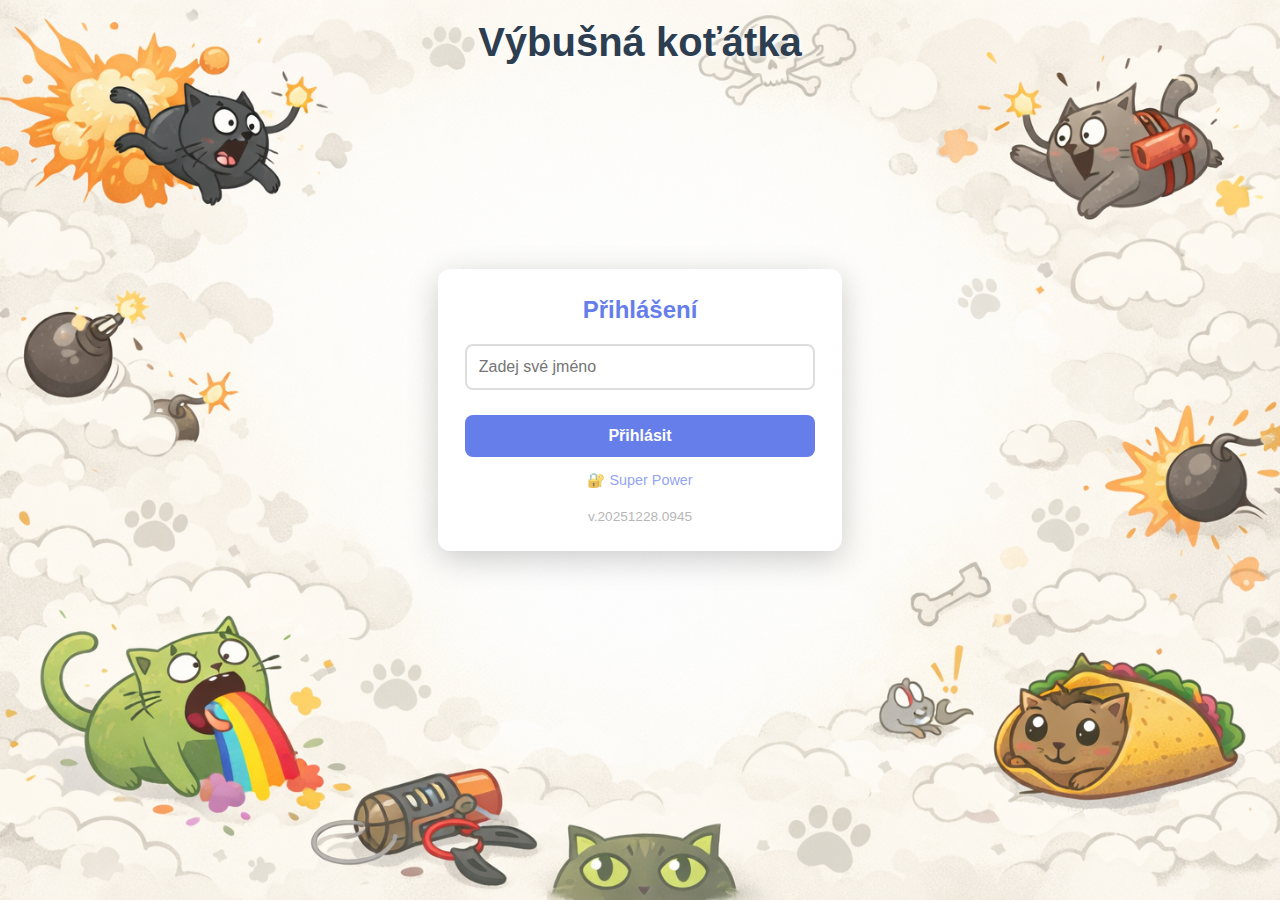
<file: static/index.html>
<!DOCTYPE html>
<html lang="cs">
<head>
    <meta charset="UTF-8">
    <meta name="viewport" content="width=device-width, initial-scale=1.0, maximum-scale=1.0, user-scalable=no, viewport-fit=cover">
    <meta name="apple-mobile-web-app-capable" content="yes">
    <meta name="apple-mobile-web-app-status-bar-style" content="black-translucent">
    <meta name="theme-color" content="#667eea">
    <title>Výbušná koťátka</title>
    <link rel="icon" type="image/x-icon" href="/static/images/favicon.ico">
    <link rel="stylesheet" href="/static/style.css">
</head>
<body>
    <div class="container">
        <header>
            <h1 id="main-title" style="cursor: pointer;" title="Klikni pro obnovení stránky">Výbušná koťátka</h1>
        </header>

        <!-- Login Screen -->
        <div id="login-screen" class="screen">
            <div class="box login-box">
                <h2>Přihlášení</h2>
                <input type="text" id="player-name" placeholder="Zadej své jméno" maxlength="20">
                <button id="join-btn" class="btn-primary">Přihlásit</button>
                <div id="login-error" class="error-message"></div>
                <div style="text-align: center; margin-top: 15px; font-size: 0.9em;">
                    <a href="/super_power" style="color: #667eea; text-decoration: none; opacity: 0.7;">🔐 Super Power</a>
                </div>
                <div id="version-info" class="version-info"></div>
            </div>
        </div>

        <!-- Lobby Screen -->
        <div id="lobby-screen" class="screen hidden">
            <div class="box lobby-box">
                <h2>Lobby</h2>
                <div id="players-list" class="players-list"></div>
                <button id="ready-btn" class="btn-primary">Připraven</button>
                <button id="leave-btn" class="btn-secondary">Odejít</button>
                <div id="lobby-status" class="status-message"></div>
            </div>
        </div>

        <!-- Game Screen -->
        <div id="game-screen" class="screen hidden">
            <div class="game-container">
                <!-- Deck Info and Players Row -->
                <div class="deck-players-row">
                    <!-- Deck Info -->
                    <div class="box deck-info-box">
                        <h3>Balíček</h3>
                        <div id="deck-size" class="deck-size">-</div>
                    </div>
                    
                    <!-- Players -->
                    <div id="players-container" class="players-container"></div>
                </div>

                <!-- Actions -->
                <div class="box actions-box">
                    <button id="draw-card-btn" class="btn-primary">Líznout kartu</button>
                    <button id="restart-game-btn" class="btn-primary hidden">Začít novou hru</button>
                </div>

                <!-- Messages (Chat) - uprostřed -->
                <div class="box messages-box">
                    <h3>Chat</h3>
                    <div id="game-messages" class="messages"></div>
                </div>

                <!-- My Hand (Karty) - dole -->
                <div class="box hand-box">
                    <h3>Tvoje karty</h3>
                    <div id="my-hand" class="hand"></div>
                </div>
            </div>
        </div>
    </div>

    <!-- See Future Modal -->
    <div id="see-future-modal" class="modal">
        <div class="modal-content">
            <h3>Pohledni do budoucnosti - Top 3 karty</h3>
            <div id="modal-cards" class="modal-cards"></div>
            <button id="close-modal-btn" class="btn-primary">Zavřít</button>
        </div>
    </div>

    <!-- Favor Target Selection Modal -->
    <div id="favor-modal" class="modal">
        <div class="modal-content">
            <h3>Vyber cílového hráče pro Tohle si vezmu</h3>
            <div id="favor-players-list" class="favor-players-list"></div>
            <button id="cancel-favor-btn" class="btn-secondary">Zrušit</button>
        </div>
    </div>

    <!-- Explosion Effect Overlay -->
    <div id="explosion-overlay" class="explosion-overlay"></div>

    <script src="/static/app.js"></script>
</body>
</html>
</file>
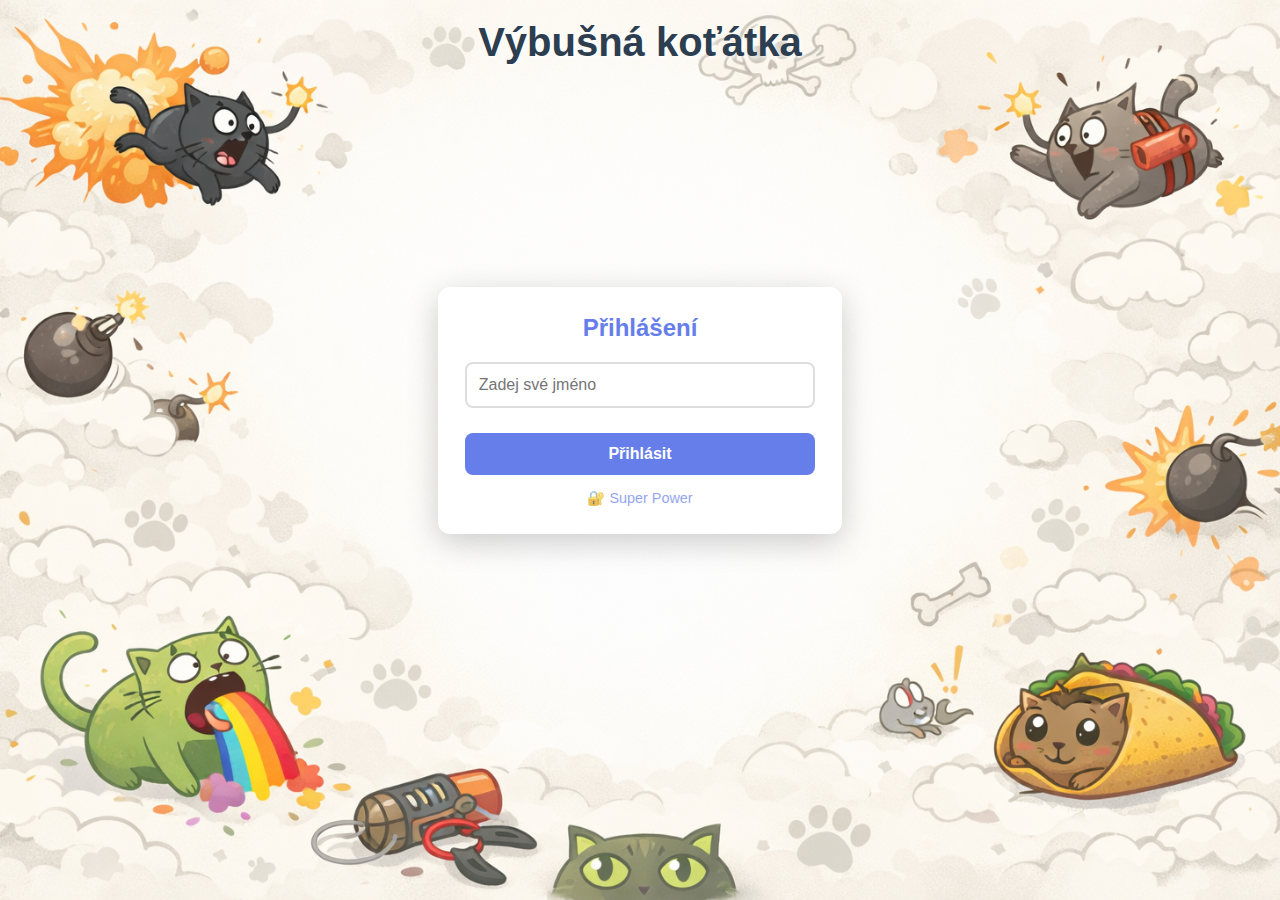
<file: _backup/static/index.html>
<!DOCTYPE html>
<html lang="cs">
<head>
    <meta charset="UTF-8">
    <meta name="viewport" content="width=device-width, initial-scale=1.0, maximum-scale=1.0, user-scalable=no, viewport-fit=cover">
    <meta name="apple-mobile-web-app-capable" content="yes">
    <meta name="apple-mobile-web-app-status-bar-style" content="black-translucent">
    <meta name="theme-color" content="#667eea">
    <title>Výbušná koťátka</title>
    <link rel="stylesheet" href="/static/style.css">
</head>
<body>
    <div class="container">
        <header>
            <h1 id="main-title" style="cursor: pointer;" title="Klikni pro obnovení stránky">Výbušná koťátka</h1>
        </header>

        <!-- Login Screen -->
        <div id="login-screen" class="screen">
            <div class="box login-box">
                <h2>Přihlášení</h2>
                <input type="text" id="player-name" placeholder="Zadej své jméno" maxlength="20">
                <button id="join-btn" class="btn-primary">Přihlásit</button>
                <div id="login-error" class="error-message"></div>
                <div style="text-align: center; margin-top: 15px; font-size: 0.9em;">
                    <a href="/super_power" style="color: #667eea; text-decoration: none; opacity: 0.7;">🔐 Super Power</a>
                </div>
            </div>
        </div>

        <!-- Lobby Screen -->
        <div id="lobby-screen" class="screen hidden">
            <div class="box lobby-box">
                <h2>Lobby</h2>
                <div id="players-list" class="players-list"></div>
                <button id="ready-btn" class="btn-primary">Připraven</button>
                <button id="leave-btn" class="btn-secondary">Odejít</button>
                <div id="lobby-status" class="status-message"></div>
            </div>
        </div>

        <!-- Game Screen -->
        <div id="game-screen" class="screen hidden">
            <div class="game-container">
                <!-- Deck Info and Players Row -->
                <div class="deck-players-row">
                    <!-- Deck Info -->
                    <div class="box deck-info-box">
                        <h3>Balíček</h3>
                        <div id="deck-size" class="deck-size">-</div>
                    </div>
                    
                    <!-- Players -->
                    <div id="players-container" class="players-container"></div>
                </div>

                <!-- Actions -->
                <div class="box actions-box">
                    <button id="draw-card-btn" class="btn-primary">Líznout kartu</button>
                    <button id="restart-game-btn" class="btn-primary hidden">Začít novou hru</button>
                </div>

                <!-- Messages (Chat) - uprostřed -->
                <div class="box messages-box">
                    <h3>Chat</h3>
                    <div id="game-messages" class="messages"></div>
                </div>

                <!-- My Hand (Karty) - dole -->
                <div class="box hand-box">
                    <h3>Tvoje karty</h3>
                    <div id="my-hand" class="hand"></div>
                </div>
            </div>
        </div>
    </div>

    <!-- See Future Modal -->
    <div id="see-future-modal" class="modal">
        <div class="modal-content">
            <h3>Pohledni do budoucnosti - Top 3 karty</h3>
            <div id="modal-cards" class="modal-cards"></div>
            <button id="close-modal-btn" class="btn-primary">Zavřít</button>
        </div>
    </div>

    <!-- Favor Target Selection Modal -->
    <div id="favor-modal" class="modal">
        <div class="modal-content">
            <h3>Vyber cílového hráče pro Tohle si vezmu</h3>
            <div id="favor-players-list" class="favor-players-list"></div>
            <button id="cancel-favor-btn" class="btn-secondary">Zrušit</button>
        </div>
    </div>

    <!-- Explosion Effect Overlay -->
    <div id="explosion-overlay" class="explosion-overlay"></div>

    <script src="/static/app.js"></script>
</body>
</html>
</file>
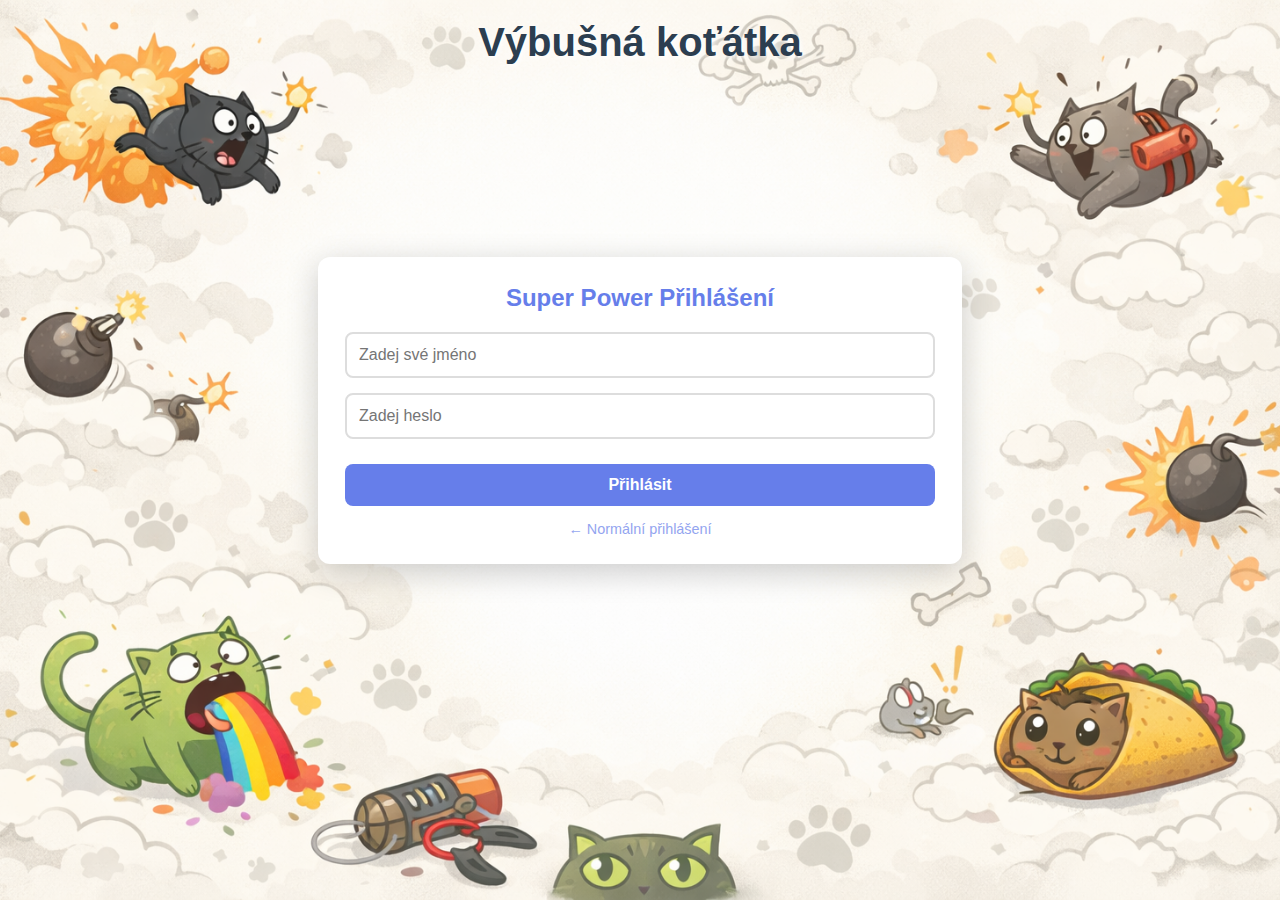
<file: static/super_power.html>
<!DOCTYPE html>
<html lang="cs">
<head>
    <meta charset="UTF-8">
    <meta name="viewport" content="width=device-width, initial-scale=1.0, maximum-scale=1.0, user-scalable=no, viewport-fit=cover">
    <meta name="apple-mobile-web-app-capable" content="yes">
    <meta name="apple-mobile-web-app-status-bar-style" content="black-translucent">
    <meta name="theme-color" content="#667eea">
    <title>Výbušná koťátka</title>
    <link rel="icon" type="image/x-icon" href="/static/images/favicon.ico">
    <link rel="stylesheet" href="/static/style.css">
</head>
<body>
    <div class="container">
        <header>
            <h1 id="main-title" style="cursor: pointer;" title="Klikni pro obnovení stránky">Výbušná koťátka</h1>
        </header>

        <!-- Login Screen -->
        <div id="login-screen" class="screen">
            <div class="box login-box">
                <h2>Super Power Přihlášení</h2>
                <input type="text" id="player-name" placeholder="Zadej své jméno" maxlength="20">
                <input type="password" id="player-password" placeholder="Zadej heslo" maxlength="50">
                <button id="join-btn" class="btn-primary">Přihlásit</button>
                <div id="login-error" class="error-message"></div>
                <div style="text-align: center; margin-top: 15px; font-size: 0.9em;">
                    <a href="/" style="color: #667eea; text-decoration: none; opacity: 0.7;">← Normální přihlášení</a>
                </div>
            </div>
        </div>

        <!-- Lobby Screen -->
        <div id="lobby-screen" class="screen hidden">
            <div class="box lobby-box">
                <h2>Lobby (Super Power)</h2>
                <div id="players-list" class="players-list"></div>
                <button id="ready-btn" class="btn-primary">Připraven</button>
                <button id="leave-btn" class="btn-secondary">Odejít</button>
                <div id="lobby-status" class="status-message"></div>
            </div>
        </div>

        <!-- Game Screen -->
        <div id="game-screen" class="screen hidden">
            <div class="game-container">
                <!-- Deck Info and Players Row -->
                <div class="deck-players-row">
                    <!-- Deck Info -->
                    <div class="box deck-info-box">
                        <h3>Balíček</h3>
                        <div id="deck-size" class="deck-size">-</div>
                    </div>
                    
                    <!-- Players -->
                    <div id="players-container" class="players-container"></div>
                </div>

                <!-- Actions -->
                <div class="box actions-box">
                    <button id="draw-card-btn" class="btn-primary">Líznout kartu</button>
                    <button id="restart-game-btn" class="btn-primary hidden">Začít novou hru</button>
                </div>

                <!-- Messages (Chat) - uprostřed -->
                <div class="box messages-box">
                    <h3>Chat</h3>
                    <div id="game-messages" class="messages"></div>
                </div>

                <!-- My Hand (Karty) - dole -->
                <div class="box hand-box">
                    <h3>Tvoje karty</h3>
                    <div id="my-hand" class="hand"></div>
                </div>

                <!-- Super Power Actions - úplně dole -->
                <div class="box super-power-box hidden">
                    <h3>Super Power - Administrace</h3>
                    <div style="display: flex; gap: 10px; flex-wrap: nowrap; align-items: center;">
                        <button id="view-deck-btn" class="btn-secondary">Zobrazit balíček</button>
                        <button id="end-game-btn" class="btn-secondary">Ukončit hru</button>
                    </div>
                </div>
            </div>
        </div>
    </div>

    <!-- See Future Modal -->
    <div id="see-future-modal" class="modal">
        <div class="modal-content">
            <h3>Pohledni do budoucnosti - Top 3 karty</h3>
            <div id="modal-cards" class="modal-cards"></div>
            <button id="close-modal-btn" class="btn-primary">Zavřít</button>
        </div>
    </div>

    <!-- Favor Target Selection Modal -->
    <div id="favor-modal" class="modal">
        <div class="modal-content">
            <h3>Vyber cílového hráče pro Tohle si vezmu</h3>
            <div id="favor-players-list" class="favor-players-list"></div>
            <button id="cancel-favor-btn" class="btn-secondary">Zrušit</button>
        </div>
    </div>

    <!-- View Deck Modal -->
    <div id="view-deck-modal" class="modal">
        <div class="modal-content">
            <h3>Dobírací balíček - všechny karty</h3>
            <div id="deck-cards" class="modal-cards"></div>
            <button id="close-deck-modal-btn" class="btn-primary">Zavřít</button>
        </div>
    </div>

    <script src="/static/app.js"></script>
    <script>
        // Přidáme event listener pro refresh na nadpis
        document.addEventListener('DOMContentLoaded', () => {
            const mainTitle = document.getElementById('main-title');
            if (mainTitle) {
                mainTitle.addEventListener('click', () => {
                    window.location.reload();
                });
            }
        });
        
        // Super Power režim - rozšíření app.js
        let isSuperPower = false;
        
        // Upravíme join handler, aby posílal heslo
        document.addEventListener('DOMContentLoaded', () => {
            const joinBtn = document.getElementById('join-btn');
            const originalHandler = joinBtn.onclick;
            joinBtn.onclick = null;
            
            joinBtn.addEventListener('click', async () => {
                const nameInput = document.getElementById('player-name');
                const passwordInput = document.getElementById('player-password');
                
                if (!nameInput || !passwordInput) return;
                
                const name = nameInput.value.trim();
                const password = passwordInput.value.trim();
                
                if (!name) {
                    showError('Zadej jméno');
                    return;
                }
                
                if (!password) {
                    showError('Zadej heslo');
                    return;
                }
                
                sessionStorage.setItem('player_name', name);
                sessionStorage.setItem('super_power_password', password);
                window.pendingJoinName = name;
                window.pendingJoinPassword = password;
                
                if (!ws || ws.readyState !== WebSocket.OPEN) {
                    connectWebSocket();
                } else {
                    ws.send(JSON.stringify({ type: 'join', name: name, password: password }));
                }
            });
            
            // Upravíme connectWebSocket, aby posílal heslo
            const originalConnectWebSocket = window.connectWebSocket;
            window.connectWebSocket = function() {
                const ws = originalConnectWebSocket();
                if (ws && ws.onopen) {
                    const originalOnOpen = ws.onopen;
                    ws.onopen = function(event) {
                        originalOnOpen.call(this, event);
                        // Pokud máme pendingJoinPassword, pošleme join s heslem
                        if (window.pendingJoinPassword) {
                            const name = window.pendingJoinName || '';
                            const password = window.pendingJoinPassword;
                            console.log('DEBUG Super Power: Posílám join s heslem');
                            ws.send(JSON.stringify({ type: 'join', name: name, password: password }));
                            window.pendingJoinPassword = null;
                        } else if (window.pendingJoinName && !token) {
                            // Pokud nemáme heslo, ale máme jméno, zkusíme z inputu
                            const passwordInput = document.getElementById('player-password');
                            if (passwordInput && passwordInput.value.trim()) {
                                const name = window.pendingJoinName;
                                const password = passwordInput.value.trim();
                                console.log('DEBUG Super Power: Posílám join s heslem z inputu');
                                ws.send(JSON.stringify({ type: 'join', name: name, password: password }));
                            }
                        }
                    };
                }
                return ws;
            };
        });
        
        // Rozšíříme updateLobby pro zobrazení tlačítka "Odebrat"
        const originalUpdateLobby = window.updateLobby;
        window.updateLobby = function(state) {
            originalUpdateLobby.call(this, state);
            
            const myPlayer = state.players.find(p => p.player_id === playerId);
            if (myPlayer && myPlayer.is_super_power) {
                isSuperPower = true;
                
                const playersList = document.getElementById('players-list');
                if (playersList) {
                    const playerItems = playersList.querySelectorAll('.player-item');
                    playerItems.forEach(item => {
                        const playerNameSpan = item.querySelector('.player-name');
                        if (playerNameSpan) {
                            const playerName = playerNameSpan.textContent.trim();
                            const player = state.players.find(p => p.name === playerName && p.player_id !== playerId);
                            // Super_power uživatelé nemohou být odstraněni
                            if (player && !player.is_super_power && !item.querySelector('.remove-player-btn')) {
                                const removeBtn = document.createElement('button');
                                removeBtn.className = 'remove-player-btn btn-secondary';
                                removeBtn.textContent = '✕';
                                removeBtn.style.cssText = 'width: 20px; height: 20px; padding: 0; font-size: 0.9em; margin-right: 8px; display: flex; align-items: center; justify-content: center;';
                                removeBtn.addEventListener('click', (e) => {
                                    e.stopPropagation();
                                    if (ws && ws.readyState === WebSocket.OPEN) {
                                        ws.send(JSON.stringify({
                                            type: 'remove_player',
                                            target_player_id: player.player_id
                                        }));
                                    }
                                });
                                // Přidáme tlačítko na začátek levého kontejneru
                                const leftContainer = item.querySelector('.player-item-left');
                                if (leftContainer) {
                                    leftContainer.insertBefore(removeBtn, leftContainer.firstChild);
                                } else {
                                    // Fallback - pokud kontejner neexistuje, přidáme na začátek itemu
                                    item.insertBefore(removeBtn, item.firstChild);
                                }
                            }
                        }
                    });
                }
            }
        };
        
        // Přidáme handler pro end_game tlačítko
        document.addEventListener('DOMContentLoaded', () => {
            const endGameBtn = document.getElementById('end-game-btn');
            if (endGameBtn) {
                endGameBtn.addEventListener('click', () => {
                    if (!ws || ws.readyState !== WebSocket.OPEN) return;
                    if (!isSuperPower) return;
                    
                    if (confirm('Opravdu chcete ukončit hru předčasně?')) {
                        ws.send(JSON.stringify({ type: 'end_game' }));
                    }
                });
            }
            
            // Přidáme handler pro zobrazení balíčku
            const viewDeckBtn = document.getElementById('view-deck-btn');
            if (viewDeckBtn) {
                viewDeckBtn.addEventListener('click', () => {
                    if (!ws || ws.readyState !== WebSocket.OPEN) return;
                    if (!isSuperPower) return;
                    
                    ws.send(JSON.stringify({ type: 'view_deck' }));
                });
            }
            
            // Přidáme handler pro zavření modalu balíčku
            const closeDeckModalBtn = document.getElementById('close-deck-modal-btn');
            if (closeDeckModalBtn) {
                closeDeckModalBtn.addEventListener('click', () => {
                    const modal = document.getElementById('view-deck-modal');
                    if (modal) {
                        modal.classList.remove('show');
                    }
                });
            }
        });
        
        // Zobrazíme box "Ukončit hru" pouze pro super_power
        const originalUpdateGame = window.updateGame;
        window.updateGame = function(state) {
            originalUpdateGame.call(this, state);
            
            const superPowerBox = document.querySelector('.super-power-box');
            if (superPowerBox) {
                const myPlayer = state.players.find(p => p.player_id === playerId);
                if (myPlayer && myPlayer.is_super_power && state.status === 'playing') {
                    superPowerBox.classList.remove('hidden');
                } else {
                    superPowerBox.classList.add('hidden');
                }
            }
        };
        
        // Funkce pro zobrazení balíčku v modalu
        function showDeckModal(cards) {
            const modal = document.getElementById('view-deck-modal');
            const cardsDiv = document.getElementById('deck-cards');
            if (!modal || !cardsDiv) return;
            
            cardsDiv.innerHTML = '';
            
            if (cards.length === 0) {
                cardsDiv.innerHTML = '<p>Balíček je prázdný</p>';
                modal.classList.add('show');
                return;
            }
            
            cards.forEach(card => {
                const cardDiv = document.createElement('div');
                const cardTypeClass = `card-type-${card.type.toLowerCase()}`;
                cardDiv.className = `card ${cardTypeClass}`;
                
                if (card.asset_path) {
                    cardDiv.style.backgroundImage = `url(${card.asset_path})`;
                    cardDiv.style.backgroundSize = 'cover';
                    cardDiv.style.backgroundPosition = 'center';
                    cardDiv.style.backgroundRepeat = 'no-repeat';
                    cardDiv.classList.add('has-image');
                }
                
                cardDiv.innerHTML = `
                    <div class="card-title">${escapeHtml(card.title)}</div>
                    <div class="card-description">${escapeHtml(card.description)}</div>
                `;
                
                cardsDiv.appendChild(cardDiv);
            });
            
            modal.classList.add('show');
        }
        
        // Přidáme handler pro player_removed a you_were_removed zprávy
        const originalHandleMessage = window.handleMessage;
        window.handleMessage = function(message) {
            if (message.type === 'player_removed') {
                addMessage(`Hráč ${message.player_name} byl odebrán z lobby`, 'info');
            } else if (message.type === 'you_were_removed') {
                // Hráč byl odebrán - přesměrujeme ho na login stránku
                sessionStorage.removeItem('token');
                sessionStorage.removeItem('player_id');
                playerId = null;
                token = null;
                
                // Zavřeme WebSocket explicitně
                if (ws) {
                    ws.onclose = null;
                    ws.close();
                    ws = null;
                }
                
                showScreen('login-screen');
                showError(message.message || 'Byli jste odebráni z lobby');
            } else if (message.type === 'deck_view') {
                // Zobrazení balíčku pro super_power
                showDeckModal(message.cards || []);
            }
            return originalHandleMessage.call(this, message);
        };
    </script>
</body>
</html>
</file>
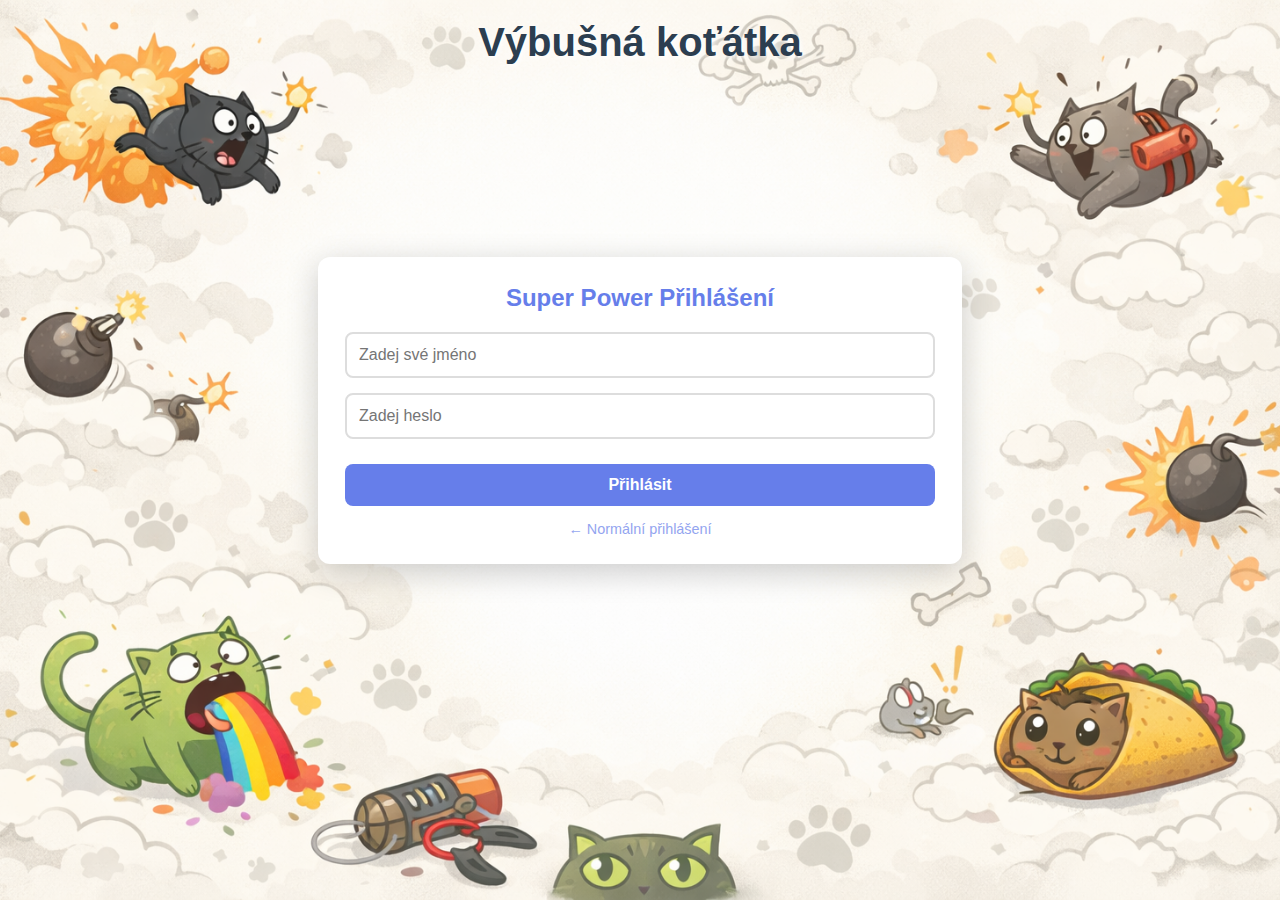
<file: _backup/static/super_power.html>
<!DOCTYPE html>
<html lang="cs">
<head>
    <meta charset="UTF-8">
    <meta name="viewport" content="width=device-width, initial-scale=1.0, maximum-scale=1.0, user-scalable=no, viewport-fit=cover">
    <meta name="apple-mobile-web-app-capable" content="yes">
    <meta name="apple-mobile-web-app-status-bar-style" content="black-translucent">
    <meta name="theme-color" content="#667eea">
    <title>Výbušná koťátka</title>
    <link rel="stylesheet" href="/static/style.css">
</head>
<body>
    <div class="container">
        <header>
            <h1 id="main-title" style="cursor: pointer;" title="Klikni pro obnovení stránky">Výbušná koťátka</h1>
        </header>

        <!-- Login Screen -->
        <div id="login-screen" class="screen">
            <div class="box login-box">
                <h2>Super Power Přihlášení</h2>
                <input type="text" id="player-name" placeholder="Zadej své jméno" maxlength="20">
                <input type="password" id="player-password" placeholder="Zadej heslo" maxlength="50">
                <button id="join-btn" class="btn-primary">Přihlásit</button>
                <div id="login-error" class="error-message"></div>
                <div style="text-align: center; margin-top: 15px; font-size: 0.9em;">
                    <a href="/" style="color: #667eea; text-decoration: none; opacity: 0.7;">← Normální přihlášení</a>
                </div>
            </div>
        </div>

        <!-- Lobby Screen -->
        <div id="lobby-screen" class="screen hidden">
            <div class="box lobby-box">
                <h2>Lobby (Super Power)</h2>
                <div id="players-list" class="players-list"></div>
                <button id="ready-btn" class="btn-primary">Připraven</button>
                <button id="leave-btn" class="btn-secondary">Odejít</button>
                <div id="lobby-status" class="status-message"></div>
            </div>
        </div>

        <!-- Game Screen -->
        <div id="game-screen" class="screen hidden">
            <div class="game-container">
                <!-- Deck Info and Players Row -->
                <div class="deck-players-row">
                    <!-- Deck Info -->
                    <div class="box deck-info-box">
                        <h3>Balíček</h3>
                        <div id="deck-size" class="deck-size">-</div>
                    </div>
                    
                    <!-- Players -->
                    <div id="players-container" class="players-container"></div>
                </div>

                <!-- Actions -->
                <div class="box actions-box">
                    <button id="draw-card-btn" class="btn-primary">Líznout kartu</button>
                    <button id="restart-game-btn" class="btn-primary hidden">Začít novou hru</button>
                </div>

                <!-- Messages (Chat) - uprostřed -->
                <div class="box messages-box">
                    <h3>Chat</h3>
                    <div id="game-messages" class="messages"></div>
                </div>

                <!-- My Hand (Karty) - dole -->
                <div class="box hand-box">
                    <h3>Tvoje karty</h3>
                    <div id="my-hand" class="hand"></div>
                </div>

                <!-- Super Power Actions - úplně dole -->
                <div class="box super-power-box hidden">
                    <h3>Super Power - Administrace</h3>
                    <div style="display: flex; gap: 10px; flex-wrap: nowrap; align-items: center;">
                        <button id="view-deck-btn" class="btn-secondary">Zobrazit balíček</button>
                        <button id="end-game-btn" class="btn-secondary">Ukončit hru</button>
                    </div>
                </div>
            </div>
        </div>
    </div>

    <!-- See Future Modal -->
    <div id="see-future-modal" class="modal">
        <div class="modal-content">
            <h3>Pohledni do budoucnosti - Top 3 karty</h3>
            <div id="modal-cards" class="modal-cards"></div>
            <button id="close-modal-btn" class="btn-primary">Zavřít</button>
        </div>
    </div>

    <!-- Favor Target Selection Modal -->
    <div id="favor-modal" class="modal">
        <div class="modal-content">
            <h3>Vyber cílového hráče pro Tohle si vezmu</h3>
            <div id="favor-players-list" class="favor-players-list"></div>
            <button id="cancel-favor-btn" class="btn-secondary">Zrušit</button>
        </div>
    </div>

    <!-- View Deck Modal -->
    <div id="view-deck-modal" class="modal">
        <div class="modal-content">
            <h3>Dobírací balíček - všechny karty</h3>
            <div id="deck-cards" class="modal-cards"></div>
            <button id="close-deck-modal-btn" class="btn-primary">Zavřít</button>
        </div>
    </div>

    <script src="/static/app.js"></script>
    <script>
        // Přidáme event listener pro refresh na nadpis
        document.addEventListener('DOMContentLoaded', () => {
            const mainTitle = document.getElementById('main-title');
            if (mainTitle) {
                mainTitle.addEventListener('click', () => {
                    window.location.reload();
                });
            }
        });
        
        // Super Power režim - rozšíření app.js
        let isSuperPower = false;
        
        // Upravíme join handler, aby posílal heslo
        document.addEventListener('DOMContentLoaded', () => {
            const joinBtn = document.getElementById('join-btn');
            const originalHandler = joinBtn.onclick;
            joinBtn.onclick = null;
            
            joinBtn.addEventListener('click', async () => {
                const nameInput = document.getElementById('player-name');
                const passwordInput = document.getElementById('player-password');
                
                if (!nameInput || !passwordInput) return;
                
                const name = nameInput.value.trim();
                const password = passwordInput.value.trim();
                
                if (!name) {
                    showError('Zadej jméno');
                    return;
                }
                
                if (!password) {
                    showError('Zadej heslo');
                    return;
                }
                
                sessionStorage.setItem('player_name', name);
                sessionStorage.setItem('super_power_password', password);
                window.pendingJoinName = name;
                window.pendingJoinPassword = password;
                
                if (!ws || ws.readyState !== WebSocket.OPEN) {
                    connectWebSocket();
                } else {
                    ws.send(JSON.stringify({ type: 'join', name: name, password: password }));
                }
            });
            
            // Upravíme connectWebSocket, aby posílal heslo
            const originalConnectWebSocket = window.connectWebSocket;
            window.connectWebSocket = function() {
                const ws = originalConnectWebSocket();
                if (ws && ws.onopen) {
                    const originalOnOpen = ws.onopen;
                    ws.onopen = function(event) {
                        originalOnOpen.call(this, event);
                        // Pokud máme pendingJoinPassword, pošleme join s heslem
                        if (window.pendingJoinPassword) {
                            const name = window.pendingJoinName || '';
                            const password = window.pendingJoinPassword;
                            console.log('DEBUG Super Power: Posílám join s heslem');
                            ws.send(JSON.stringify({ type: 'join', name: name, password: password }));
                            window.pendingJoinPassword = null;
                        } else if (window.pendingJoinName && !token) {
                            // Pokud nemáme heslo, ale máme jméno, zkusíme z inputu
                            const passwordInput = document.getElementById('player-password');
                            if (passwordInput && passwordInput.value.trim()) {
                                const name = window.pendingJoinName;
                                const password = passwordInput.value.trim();
                                console.log('DEBUG Super Power: Posílám join s heslem z inputu');
                                ws.send(JSON.stringify({ type: 'join', name: name, password: password }));
                            }
                        }
                    };
                }
                return ws;
            };
        });
        
        // Rozšíříme updateLobby pro zobrazení tlačítka "Odebrat"
        const originalUpdateLobby = window.updateLobby;
        window.updateLobby = function(state) {
            originalUpdateLobby.call(this, state);
            
            const myPlayer = state.players.find(p => p.player_id === playerId);
            if (myPlayer && myPlayer.is_super_power) {
                isSuperPower = true;
                
                const playersList = document.getElementById('players-list');
                if (playersList) {
                    const playerItems = playersList.querySelectorAll('.player-item');
                    playerItems.forEach(item => {
                        const playerNameSpan = item.querySelector('.player-name');
                        if (playerNameSpan) {
                            const playerName = playerNameSpan.textContent.trim();
                            const player = state.players.find(p => p.name === playerName && p.player_id !== playerId);
                            // Super_power uživatelé nemohou být odstraněni
                            if (player && !player.is_super_power && !item.querySelector('.remove-player-btn')) {
                                const removeBtn = document.createElement('button');
                                removeBtn.className = 'remove-player-btn btn-secondary';
                                removeBtn.textContent = '✕';
                                removeBtn.style.cssText = 'width: 20px; height: 20px; padding: 0; font-size: 0.9em; margin-right: 8px; display: flex; align-items: center; justify-content: center;';
                                removeBtn.addEventListener('click', (e) => {
                                    e.stopPropagation();
                                    if (ws && ws.readyState === WebSocket.OPEN) {
                                        ws.send(JSON.stringify({
                                            type: 'remove_player',
                                            target_player_id: player.player_id
                                        }));
                                    }
                                });
                                // Přidáme tlačítko na začátek levého kontejneru
                                const leftContainer = item.querySelector('.player-item-left');
                                if (leftContainer) {
                                    leftContainer.insertBefore(removeBtn, leftContainer.firstChild);
                                } else {
                                    // Fallback - pokud kontejner neexistuje, přidáme na začátek itemu
                                    item.insertBefore(removeBtn, item.firstChild);
                                }
                            }
                        }
                    });
                }
            }
        };
        
        // Přidáme handler pro end_game tlačítko
        document.addEventListener('DOMContentLoaded', () => {
            const endGameBtn = document.getElementById('end-game-btn');
            if (endGameBtn) {
                endGameBtn.addEventListener('click', () => {
                    if (!ws || ws.readyState !== WebSocket.OPEN) return;
                    if (!isSuperPower) return;
                    
                    if (confirm('Opravdu chcete ukončit hru předčasně?')) {
                        ws.send(JSON.stringify({ type: 'end_game' }));
                    }
                });
            }
            
            // Přidáme handler pro zobrazení balíčku
            const viewDeckBtn = document.getElementById('view-deck-btn');
            if (viewDeckBtn) {
                viewDeckBtn.addEventListener('click', () => {
                    if (!ws || ws.readyState !== WebSocket.OPEN) return;
                    if (!isSuperPower) return;
                    
                    ws.send(JSON.stringify({ type: 'view_deck' }));
                });
            }
            
            // Přidáme handler pro zavření modalu balíčku
            const closeDeckModalBtn = document.getElementById('close-deck-modal-btn');
            if (closeDeckModalBtn) {
                closeDeckModalBtn.addEventListener('click', () => {
                    const modal = document.getElementById('view-deck-modal');
                    if (modal) {
                        modal.classList.remove('show');
                    }
                });
            }
        });
        
        // Zobrazíme box "Ukončit hru" pouze pro super_power
        const originalUpdateGame = window.updateGame;
        window.updateGame = function(state) {
            originalUpdateGame.call(this, state);
            
            const superPowerBox = document.querySelector('.super-power-box');
            if (superPowerBox) {
                const myPlayer = state.players.find(p => p.player_id === playerId);
                if (myPlayer && myPlayer.is_super_power && state.status === 'playing') {
                    superPowerBox.classList.remove('hidden');
                } else {
                    superPowerBox.classList.add('hidden');
                }
            }
        };
        
        // Funkce pro zobrazení balíčku v modalu
        function showDeckModal(cards) {
            const modal = document.getElementById('view-deck-modal');
            const cardsDiv = document.getElementById('deck-cards');
            if (!modal || !cardsDiv) return;
            
            cardsDiv.innerHTML = '';
            
            if (cards.length === 0) {
                cardsDiv.innerHTML = '<p>Balíček je prázdný</p>';
                modal.classList.add('show');
                return;
            }
            
            cards.forEach(card => {
                const cardDiv = document.createElement('div');
                const cardTypeClass = `card-type-${card.type.toLowerCase()}`;
                cardDiv.className = `card ${cardTypeClass}`;
                
                if (card.asset_path) {
                    cardDiv.style.backgroundImage = `url(${card.asset_path})`;
                    cardDiv.style.backgroundSize = 'cover';
                    cardDiv.style.backgroundPosition = 'center';
                    cardDiv.style.backgroundRepeat = 'no-repeat';
                    cardDiv.classList.add('has-image');
                }
                
                cardDiv.innerHTML = `
                    <div class="card-title">${escapeHtml(card.title)}</div>
                    <div class="card-description">${escapeHtml(card.description)}</div>
                `;
                
                cardsDiv.appendChild(cardDiv);
            });
            
            modal.classList.add('show');
        }
        
        // Přidáme handler pro player_removed a you_were_removed zprávy
        const originalHandleMessage = window.handleMessage;
        window.handleMessage = function(message) {
            if (message.type === 'player_removed') {
                addMessage(`Hráč ${message.player_name} byl odebrán z lobby`, 'info');
            } else if (message.type === 'you_were_removed') {
                // Hráč byl odebrán - přesměrujeme ho na login stránku
                sessionStorage.removeItem('token');
                sessionStorage.removeItem('player_id');
                playerId = null;
                token = null;
                
                // Zavřeme WebSocket explicitně
                if (ws) {
                    ws.onclose = null;
                    ws.close();
                    ws = null;
                }
                
                showScreen('login-screen');
                showError(message.message || 'Byli jste odebráni z lobby');
            } else if (message.type === 'deck_view') {
                // Zobrazení balíčku pro super_power
                showDeckModal(message.cards || []);
            }
            return originalHandleMessage.call(this, message);
        };
    </script>
</body>
</html>
</file>
<file: static/style.css>
* {
    margin: 0;
    padding: 0;
    box-sizing: border-box;
}

body {
    font-family: 'Segoe UI', Tahoma, Geneva, Verdana, sans-serif;
    background: linear-gradient(135deg, #667eea 0%, #764ba2 100%);
    background-image: url('/static/images/pozadi.png');
    background-size: cover;
    background-position: center;
    background-attachment: fixed;
    background-repeat: no-repeat;
    min-height: 100vh;
    padding: 20px;
    color: #333;
    -webkit-font-smoothing: antialiased;
    -moz-osx-font-smoothing: grayscale;
}

.container {
    max-width: 1400px;
    margin: 0 auto;
}

header {
    text-align: center;
    margin-bottom: 30px;
}

header h1 {
    color: #2c3e50;
    font-size: 2.5em;
    text-shadow: 2px 2px 4px rgba(255,255,255,0.8), 0 0 10px rgba(255,255,255,0.5);
}

.screen {
    display: flex;
    justify-content: center;
    align-items: center;
    min-height: 70vh;
}

.screen.hidden {
    display: none;
}

/* Box styling - boxy components */
.box {
    background: white;
    border-radius: 12px;
    padding: 25px;
    box-shadow: 0 8px 32px rgba(0,0,0,0.2);
    border: 2px solid rgba(255,255,255,0.3);
    margin: 15px;
}

.login-box {
    min-width: 400px;
    text-align: center;
}

.login-box h2 {
    margin-bottom: 20px;
    color: #667eea;
}

.login-box input {
    width: 100%;
    padding: 12px;
    font-size: 16px;
    border: 2px solid #ddd;
    border-radius: 8px;
    margin-bottom: 15px;
    outline: none;
    transition: border-color 0.3s;
}

.login-box input:focus {
    border-color: #667eea;
}

.version-info {
    text-align: center;
    margin-top: 20px;
    font-size: 0.85em;
    color: #999;
    opacity: 0.7;
}

.lobby-box {
    min-width: 500px;
}

.lobby-box h2 {
    margin-bottom: 20px;
    color: #667eea;
    text-align: center;
}

.players-list {
    margin-bottom: 20px;
}

.player-item {
    padding: 12px;
    margin: 8px 0;
    background: #f5f5f5;
    border-radius: 8px;
    border: 2px solid #ddd;
    display: flex;
    justify-content: space-between;
    align-items: center;
}

.player-item.ready {
    background: #d4edda;
    border-color: #28a745;
}

.player-item-left {
    display: flex;
    align-items: center;
    gap: 8px;
}

.player-item .player-name {
    font-weight: bold;
}

.player-item .ready-status {
    color: #28a745;
    font-weight: bold;
    margin-left: auto;
}

.remove-player-btn {
    width: 20px !important;
    height: 20px !important;
    padding: 0 !important;
    font-size: 0.9em !important;
    margin: 0 !important;
    margin-right: 8px !important;
    display: inline-flex !important;
    align-items: center !important;
    justify-content: center !important;
    min-width: 20px !important;
    min-height: 20px !important;
    flex-shrink: 0 !important;
    line-height: 1 !important;
    vertical-align: middle !important;
}

.btn-primary, .btn-secondary {
    padding: 12px 24px;
    font-size: 16px;
    border: none;
    border-radius: 8px;
    cursor: pointer;
    transition: all 0.3s;
    font-weight: bold;
    width: 100%;
    margin-top: 10px;
}

.btn-primary {
    background: #667eea;
    color: white;
}

.btn-primary:hover {
    background: #5568d3;
    transform: translateY(-2px);
    box-shadow: 0 4px 12px rgba(102, 126, 234, 0.4);
}

.btn-primary:disabled {
    background: #ccc;
    cursor: not-allowed;
    transform: none;
}

.btn-secondary {
    background: #6c757d;
    color: white;
}

.btn-secondary:hover {
    background: #5a6268;
    transform: translateY(-2px);
}

.error-message {
    color: #dc3545;
    margin-top: 10px;
    padding: 10px;
    background: #f8d7da;
    border-radius: 6px;
    display: none;
}

.error-message.show {
    display: block;
}

.status-message {
    margin-top: 15px;
    padding: 10px;
    text-align: center;
    font-weight: bold;
    color: #667eea;
}

/* Game Screen */
.game-container {
    width: 100%;
}

.deck-players-row {
    display: flex;
    align-items: flex-start;
    gap: 20px;
    margin-bottom: 20px;
    flex-wrap: wrap;
}

.deck-info-box {
    flex-shrink: 0;
    width: 200px !important;
    min-width: 200px !important;
    max-width: 200px !important;
    text-align: center;
    display: flex;
    flex-direction: column;
    justify-content: space-between;
    background: white !important;
    border-radius: 12px !important;
    padding: 15px !important;
    margin: 0 !important;
    border: 3px solid #ddd !important;
    box-shadow: none !important;
    box-sizing: border-box;
    min-height: 120px !important;
    height: auto;
}

.deck-info-box h3 {
    margin-bottom: 10px;
    color: #667eea;
    font-size: 1.1em;
    margin-top: 0;
}

.deck-size {
    font-size: 1.5em;
    font-weight: bold;
    color: #333;
    padding: 10px;
    background: #f5f5f5;
    border-radius: 8px;
    flex: 1;
    display: flex;
    align-items: center;
    justify-content: center;
    min-height: 60px;
}

.players-container {
    display: flex;
    flex-wrap: wrap;
    justify-content: center;
    gap: 15px;
    flex: 1;
}

.player-card {
    background: white;
    border-radius: 12px;
    padding: 15px !important;
    width: 200px !important;
    min-width: 200px !important;
    max-width: 200px !important;
    border: 3px solid #ddd !important;
    text-align: center;
    display: flex;
    flex-direction: column;
    justify-content: space-between;
    box-sizing: border-box;
    min-height: 120px !important;
    height: auto;
}

.player-card.current {
    border-color: #667eea;
    box-shadow: 0 0 15px rgba(102, 126, 234, 0.5);
    background: linear-gradient(135deg, #e8f0ff 0%, #d6e4ff 100%);
    border-width: 4px;
    font-weight: bold;
}

.player-card.dead {
    opacity: 0.5;
    background: #f8d7da;
}

.player-card .player-name {
    font-weight: bold;
    font-size: 1.1em;
    margin-bottom: 10px;
}

.player-card .hand-size {
    color: #666;
    margin-top: 5px;
}

.hand-box {
    margin-bottom: 0;
    position: sticky;
    bottom: 0;
    background: white;
    z-index: 150;
    margin-top: 0;
}

.hand-box h3 {
    margin-bottom: 15px;
    color: #667eea;
}

.hand {
    display: flex;
    flex-wrap: wrap;
    gap: 10px;
    justify-content: center;
}

.card {
    width: 120px;
    height: 170px;
    background: white;
    border: 3px solid #ddd;
    border-radius: 10px;
    padding: 10px;
    cursor: pointer;
    transition: all 0.3s;
    display: flex;
    flex-direction: column;
    justify-content: space-between;
    position: relative;
    box-shadow: 0 2px 8px rgba(0,0,0,0.1);
    overflow: hidden;
}

/* Barvy pozadí podle typu karty */
.card-type-exploding_kitten {
    background: linear-gradient(135deg, #ff6b6b 0%, #ee5a6f 100%);
    border-color: #d63031;
    color: white;
}

.card-type-defuse {
    background: linear-gradient(135deg, #00b894 0%, #00a085 100%);
    border-color: #00a085;
    color: white;
}

.card-type-skip {
    background: linear-gradient(135deg, #74b9ff 0%, #0984e3 100%);
    border-color: #0984e3;
    color: white;
}

.card-type-attack {
    background: linear-gradient(135deg, #fd79a8 0%, #e84393 100%);
    border-color: #e84393;
    color: white;
}

.card-type-shuffle {
    background: linear-gradient(135deg, #fdcb6e 0%, #e17055 100%);
    border-color: #e17055;
    color: white;
}

.card-type-see_future {
    background: linear-gradient(135deg, #a29bfe 0%, #6c5ce7 100%);
    border-color: #6c5ce7;
    color: white;
}

.card-type-favor {
    background: linear-gradient(135deg, #ffeaa7 0%, #fdcb6e 100%);
    border-color: #fdcb6e;
    color: #2d3436;
}

.card-type-nope {
    background: linear-gradient(135deg, #dfe6e9 0%, #b2bec3 100%);
    border-color: #b2bec3;
    color: #2d3436;
}

.card-type-reverse {
    background: linear-gradient(135deg, #ff7675 0%, #d63031 100%);
    border-color: #d63031;
    color: white;
}

.card:hover {
    transform: translateY(-5px);
    box-shadow: 0 4px 16px rgba(0,0,0,0.2);
    border-color: #667eea;
}

.card:hover .card-description {
    display: block;
    opacity: 1;
}

.card:active {
    transform: translateY(-2px);
}

.card.disabled {
    opacity: 0.5;
    cursor: not-allowed;
}

.card .card-title {
    font-weight: bold;
    font-size: 0.9em;
    text-align: center;
    word-wrap: break-word;
    overflow-wrap: break-word;
    hyphens: auto;
    line-height: 1.2;
    max-width: 100%;
    flex-shrink: 0;
    position: relative;
    z-index: 10;
    text-shadow: 2px 2px 4px rgba(0,0,0,0.8), 0 0 8px rgba(0,0,0,0.5);
    background: rgba(0,0,0,0.3);
    padding: 4px 8px;
    border-radius: 4px;
    margin-bottom: 5px;
}

/* Skryjeme název karty, pokud má karta obrázek (název je už na obrázku) */
.card.has-image .card-title {
    display: none;
}

/* Barva textu podle typu karty */
.card-type-exploding_kitten .card-title,
.card-type-defuse .card-title,
.card-type-skip .card-title,
.card-type-attack .card-title,
.card-type-shuffle .card-title,
.card-type-see_future .card-title {
    color: white;
}

.card-type-favor .card-title,
.card-type-nope .card-title,
.card-type-reverse .card-title {
    color: #2d3436;
}

.card .card-description {
    font-size: 0.7em;
    color: #666;
    text-align: center;
    word-wrap: break-word;
    overflow-wrap: break-word;
    hyphens: auto;
    line-height: 1.3;
    max-width: 100%;
    /* Skryjeme popis, zobrazíme při hover (desktop) nebo tap (mobil) */
    display: none;
    opacity: 0;
    transition: opacity 0.3s;
    position: absolute;
    bottom: 10px;
    left: 10px;
    right: 10px;
    background: rgba(255, 255, 255, 0.98);
    padding: 8px;
    border-radius: 6px;
    box-shadow: 0 2px 12px rgba(0,0,0,0.3);
    z-index: 20;
    max-height: 80px;
    overflow-y: auto;
}

.card.show-description .card-description {
    display: block;
    opacity: 1;
}

/* Obrázek karty je nyní pozadím celé karty, takže .card-image už není potřeba */

.actions-box {
    text-align: center;
    display: flex;
    gap: 10px;
    position: sticky;
    top: 0;
    z-index: 200;
    background: white;
    padding: 15px;
    margin-bottom: 15px;
    box-shadow: 0 2px 8px rgba(0,0,0,0.1);
    margin-top: 0;
}

.actions-box button {
    flex: 1;
}

.actions-box button.hidden {
    display: none;
}

.messages-box {
    margin-bottom: 20px;
}

.messages-box h3 {
    margin-bottom: 15px;
    color: #667eea;
}

.messages {
    max-height: 200px;
    overflow-y: auto;
    -webkit-overflow-scrolling: touch; /* Smooth scrolling on iOS */
    display: flex;
    flex-direction: column; /* Normální směr - nejnovější zprávy budou na začátku */
    scroll-behavior: auto; /* Bez animace */
    align-items: stretch;
}

.message {
    padding: 10px;
    margin: 3px 0;
    background: #f5f5f5;
    border-radius: 6px;
    border-left: 4px solid #667eea;
    display: flex;
    flex-direction: row;
    align-items: center;
    gap: 8px;
}

.message-time {
    font-size: 0.75em;
    color: #999;
    white-space: nowrap;
}

.message-text {
    flex: 1;
}

.message.error {
    background: #f8d7da;
    border-left-color: #dc3545;
}

.message.success {
    background: #d4edda;
    border-left-color: #28a745;
}

.message.defused {
    background: #d1ecf1;
    border-left-color: #0dcaf0;
    color: #055160;
}

.message.died {
    background: #e7d4c0;
    border-left-color: #8b4513;
    color: #5a3a1f;
}

/* See Future Modal */
.modal {
    display: none;
    position: fixed;
    top: 0;
    left: 0;
    width: 100%;
    height: 100%;
    background: rgba(0,0,0,0.7);
    z-index: 1000;
    justify-content: center;
    align-items: center;
}

.modal.show {
    display: flex;
}

.modal-content {
    background: white;
    padding: 30px;
    border-radius: 12px;
    max-width: 600px;
    text-align: center;
}

.modal-content h3 {
    margin-bottom: 20px;
    color: #667eea;
}

.modal-cards {
    display: flex;
    gap: 15px;
    justify-content: center;
    align-items: center;
    margin-bottom: 20px;
    flex-wrap: wrap;
}

/* Pro view-deck-modal použijeme grid s 8 sloupci */
#view-deck-modal .modal-content {
    max-width: 95%;
    max-height: 90vh;
    overflow-y: auto;
    padding: 20px;
}

#view-deck-modal .modal-cards {
    display: grid;
    grid-template-columns: repeat(8, 1fr);
    gap: 10px;
    justify-items: center;
}

/* Karty v modalu používají stejnou třídu .card jako karty v ruce */
.modal-cards .card {
    width: 100px;
    height: 140px;
    position: relative;
}

/* Pro view-deck-modal zmenšíme karty, aby se vešly */
#view-deck-modal .modal-cards .card {
    width: 80px;
    height: 112px;
}

/* Favor Modal */
.favor-players-list {
    margin-bottom: 20px;
}

.favor-player-item {
    padding: 15px;
    margin: 10px 0;
    background: #f5f5f5;
    border-radius: 8px;
    border: 2px solid #ddd;
    cursor: pointer;
    transition: all 0.3s;
    display: flex;
    justify-content: space-between;
    align-items: center;
}

.favor-player-item:hover {
    background: #e9ecef;
    border-color: #667eea;
    transform: translateX(5px);
}

.favor-player-item:active {
    transform: scale(0.98);
}

.favor-player-name {
    font-weight: bold;
    font-size: 1.1em;
}

.favor-player-hand {
    color: #666;
    font-size: 0.9em;
}

/* Mobile Responsive Styles */
@media screen and (max-width: 768px) {
    body {
        padding: 10px;
    }
    
    header h1 {
        font-size: 1.8em;
        margin-bottom: 15px;
    }
    
    .screen {
        min-height: auto;
        padding: 10px 0;
    }
    
    .box {
        padding: 15px;
        margin: 10px;
        border-radius: 10px;
    }
    
    .login-box {
        min-width: auto;
        width: 100%;
        max-width: 100%;
    }
    
    .lobby-box {
        min-width: auto;
        width: 100%;
        max-width: 100%;
    }
    
    .login-box input {
        font-size: 16px; /* Prevents zoom on iOS */
        padding: 14px;
    }
    
    .btn-primary, .btn-secondary {
        padding: 14px 24px;
        font-size: 16px;
        min-height: 44px; /* Touch-friendly size */
    }
    
    .player-item {
        padding: 10px;
        font-size: 0.9em;
    }
    
    .game-container {
        width: 100%;
    }
    
    .deck-players-row {
        flex-direction: row !important;
        gap: 6px !important;
        margin-bottom: 8px !important;
        align-items: flex-start !important;
        overflow-x: auto !important;
        -webkit-overflow-scrolling: touch !important;
    }
    
    .deck-info-box {
        width: 90px !important;
        min-width: 90px !important;
        max-width: 90px !important;
        flex-shrink: 0 !important;
        padding: 6px !important;
        min-height: 60px !important;
        margin: 0 !important;
        display: flex !important;
        flex-direction: column !important;
        align-items: center !important;
        justify-content: center !important;
    }
    
    .deck-info-box h3 {
        font-size: 0.7em !important;
        margin-bottom: 4px !important;
        margin-right: 0 !important;
        line-height: 1.2 !important;
    }
    
    .deck-size {
        font-size: 0.75em !important;
        padding: 0 !important;
        line-height: 1.2 !important;
    }
    
    .players-container {
        gap: 6px !important;
        margin-bottom: 0 !important;
        width: auto !important;
        display: flex !important;
        flex-direction: row !important;
        overflow-x: auto !important;
        overflow-y: hidden !important;
        -webkit-overflow-scrolling: touch !important;
        padding-bottom: 4px !important;
        flex: 1 !important;
        min-width: 0 !important;
    }
    
    .player-card {
        min-width: 90px !important;
        max-width: 90px !important;
        width: 90px !important;
        flex: 0 0 90px !important;
        padding: 6px !important;
        font-size: 0.75em !important;
        min-height: 60px !important;
        height: auto !important;
    }
    
    .player-card .player-name {
        font-size: 0.75em !important;
        margin-bottom: 2px !important;
        line-height: 1.2 !important;
    }
    
    .player-card .hand-size {
        font-size: 0.7em !important;
        margin-top: 2px !important;
    }
    
    .hand-box {
        margin-bottom: 15px;
    }
    
    .hand-box h3 {
        font-size: 1.1em;
        margin-bottom: 10px;
    }
    
    .hand {
        gap: 8px;
    }
    
    .card {
        width: 90px;
        height: 130px;
        padding: 8px;
    }
    
    .card .card-title {
        font-size: 0.8em;
        line-height: 1.1;
        padding: 0 2px;
        word-wrap: break-word;
        overflow-wrap: break-word;
        hyphens: auto;
        flex-shrink: 0;
    }
    
    .card .card-description {
        font-size: 0.65em;
        line-height: 1.2;
        padding: 6px;
        word-wrap: break-word;
        overflow-wrap: break-word;
        hyphens: auto;
        display: none;
        max-height: 70px;
    }
    
    .card.show-description .card-description {
        display: block;
        opacity: 1;
    }
    
    .card .card-image {
        height: 50px;
        font-size: 1.2em;
        flex-shrink: 0;
    }
    
    .actions-box {
        flex-direction: column;
        gap: 8px;
        position: sticky;
        top: 0;
        z-index: 100;
    }
    
    .actions-box button {
        width: 100%;
        min-height: 44px;
    }
    
    .messages-box {
        margin-bottom: 15px;
    }
    
    .messages-box h3 {
        font-size: 1.1em;
        margin-bottom: 10px;
    }
    
    .messages {
        max-height: 150px;
        font-size: 0.9em;
    }
    
    .hand-box {
        position: relative;
        margin-bottom: 0;
    }
    
    .message {
        padding: 8px;
        font-size: 0.9em;
    }
    
    .modal-content {
        padding: 20px;
        margin: 20px;
        max-width: calc(100% - 40px);
    }
    
    .modal-content h3 {
        font-size: 1.2em;
        margin-bottom: 15px;
    }
    
    .modal-cards {
        grid-template-columns: repeat(2, 1fr);
        gap: 10px;
    }
    
    #view-deck-modal .modal-cards {
        grid-template-columns: repeat(2, 1fr);
    }
    
    .modal-cards .card {
        width: 80px;
        height: 110px;
    }
    
    .favor-player-item {
        padding: 12px;
        font-size: 0.9em;
    }
    
    .favor-player-name {
        font-size: 1em;
    }
}

@media screen and (max-width: 480px) {
    body {
        padding: 5px;
    }
    
    header h1 {
        font-size: 1.5em;
        margin-bottom: 10px;
    }
    
    .box {
        padding: 12px;
        margin: 8px;
    }
    
    .card {
        width: 75px;
        height: 110px;
        padding: 5px;
    }
    
    .card .card-title {
        font-size: 0.75em;
        line-height: 1.1;
        padding: 0 1px;
        word-wrap: break-word;
        overflow-wrap: break-word;
        hyphens: auto;
        flex-shrink: 0;
    }
    
    .card .card-description {
        font-size: 0.6em;
        line-height: 1.15;
        padding: 5px;
        word-wrap: break-word;
        overflow-wrap: break-word;
        hyphens: auto;
        display: none;
        max-height: 60px;
    }
    
    .card.show-description .card-description {
        display: block;
        opacity: 1;
    }
    
    .card .card-image {
        height: 50px;
        font-size: 1.2em;
    }
    
    .player-card {
        flex: 1 1 100%;
        max-width: 100%;
        margin-bottom: 8px;
    }
    
    .players-container {
        flex-direction: column;
    }
    
    .hand {
        gap: 6px;
    }
    
    .modal-content {
        padding: 15px;
        margin: 10px;
        max-width: calc(100% - 20px);
    }
}

/* Touch device optimizations */
@media (hover: none) and (pointer: coarse) {
    .card:hover {
        transform: none;
    }
    
    .card:active {
        transform: scale(0.95);
        opacity: 0.8;
    }
    
/* Explosion Effect */
.explosion-overlay {
    position: fixed;
    top: 0;
    left: 0;
    width: 100%;
    height: 100%;
    background: radial-gradient(circle, rgba(255, 69, 0, 0.9) 0%, rgba(255, 140, 0, 0.8) 30%, rgba(255, 0, 0, 0.6) 60%, transparent 100%);
    z-index: 9999;
    opacity: 0;
    pointer-events: none;
    transition: opacity 0.1s ease-in;
    animation: explosionFlash 1.5s ease-out;
}

.explosion-overlay.active {
    opacity: 1;
}

@keyframes explosionFlash {
    0% {
        opacity: 0;
        transform: scale(0.5);
    }
    20% {
        opacity: 1;
        transform: scale(1.2);
    }
    40% {
        opacity: 0.8;
        transform: scale(1);
    }
    60% {
        opacity: 0.6;
        transform: scale(1.1);
    }
    100% {
        opacity: 0;
        transform: scale(1.5);
    }
}

/* Shake effect pro celou obrazovku */
body.shake {
    animation: shake 0.5s ease-in-out;
}

@keyframes shake {
    0%, 100% {
        transform: translateX(0);
    }
    10%, 30%, 50%, 70%, 90% {
        transform: translateX(-10px) rotate(-1deg);
    }
    20%, 40%, 60%, 80% {
        transform: translateX(10px) rotate(1deg);
    }
}

    .btn-primary:hover,
    .btn-secondary:hover {
        transform: none;
    }
    
    .btn-primary:active,
    .btn-secondary:active {
        transform: scale(0.98);
        opacity: 0.9;
    }
}

/* Prevent text selection on cards for better mobile UX */
.card {
    -webkit-user-select: none;
    -moz-user-select: none;
    -ms-user-select: none;
    user-select: none;
    -webkit-tap-highlight-color: transparent;
}

/* Safe area for iPhone X and newer */
@supports (padding: max(0px)) {
    body {
        padding-left: max(20px, env(safe-area-inset-left));
        padding-right: max(20px, env(safe-area-inset-right));
        padding-top: max(20px, env(safe-area-inset-top));
        padding-bottom: max(20px, env(safe-area-inset-bottom));
    }
    
    @media screen and (max-width: 768px) {
        body {
            padding-left: max(10px, env(safe-area-inset-left));
            padding-right: max(10px, env(safe-area-inset-right));
            padding-top: max(10px, env(safe-area-inset-top));
            padding-bottom: max(10px, env(safe-area-inset-bottom));
        }
    }
}
</file>
